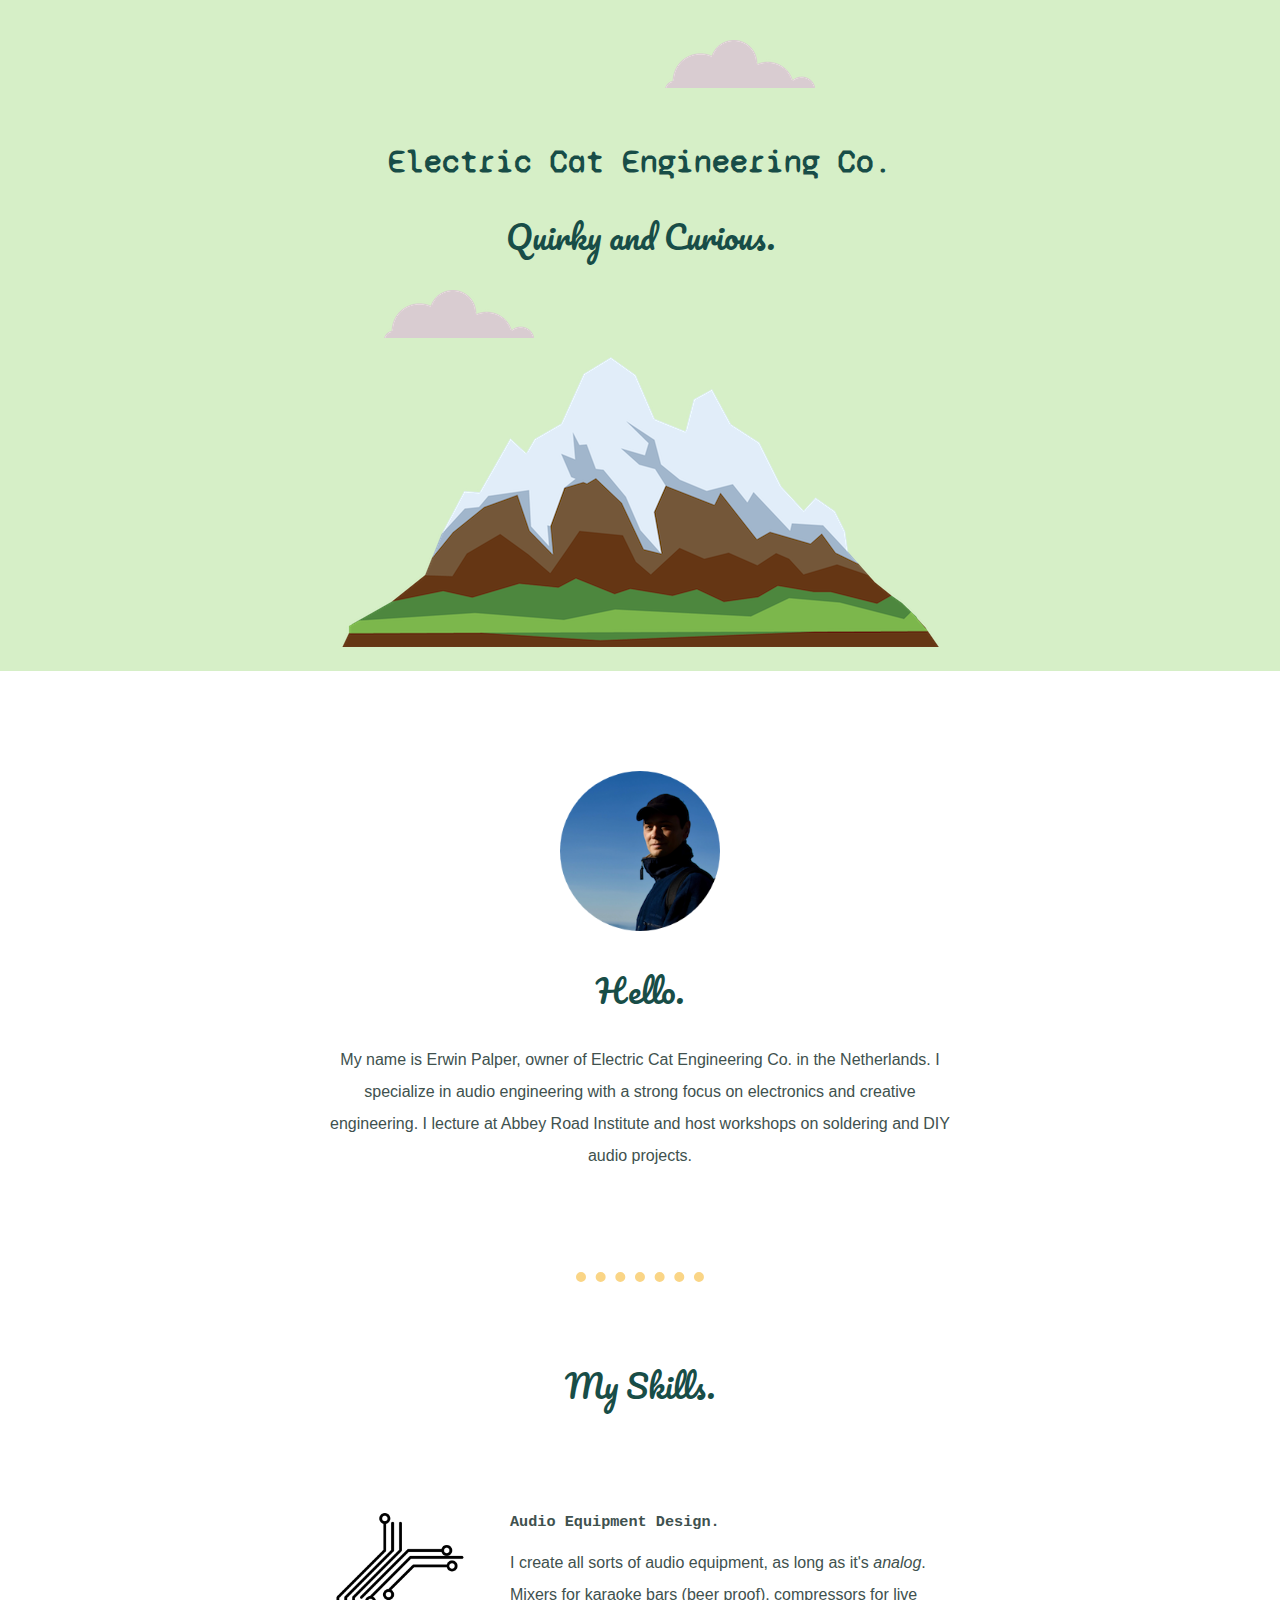
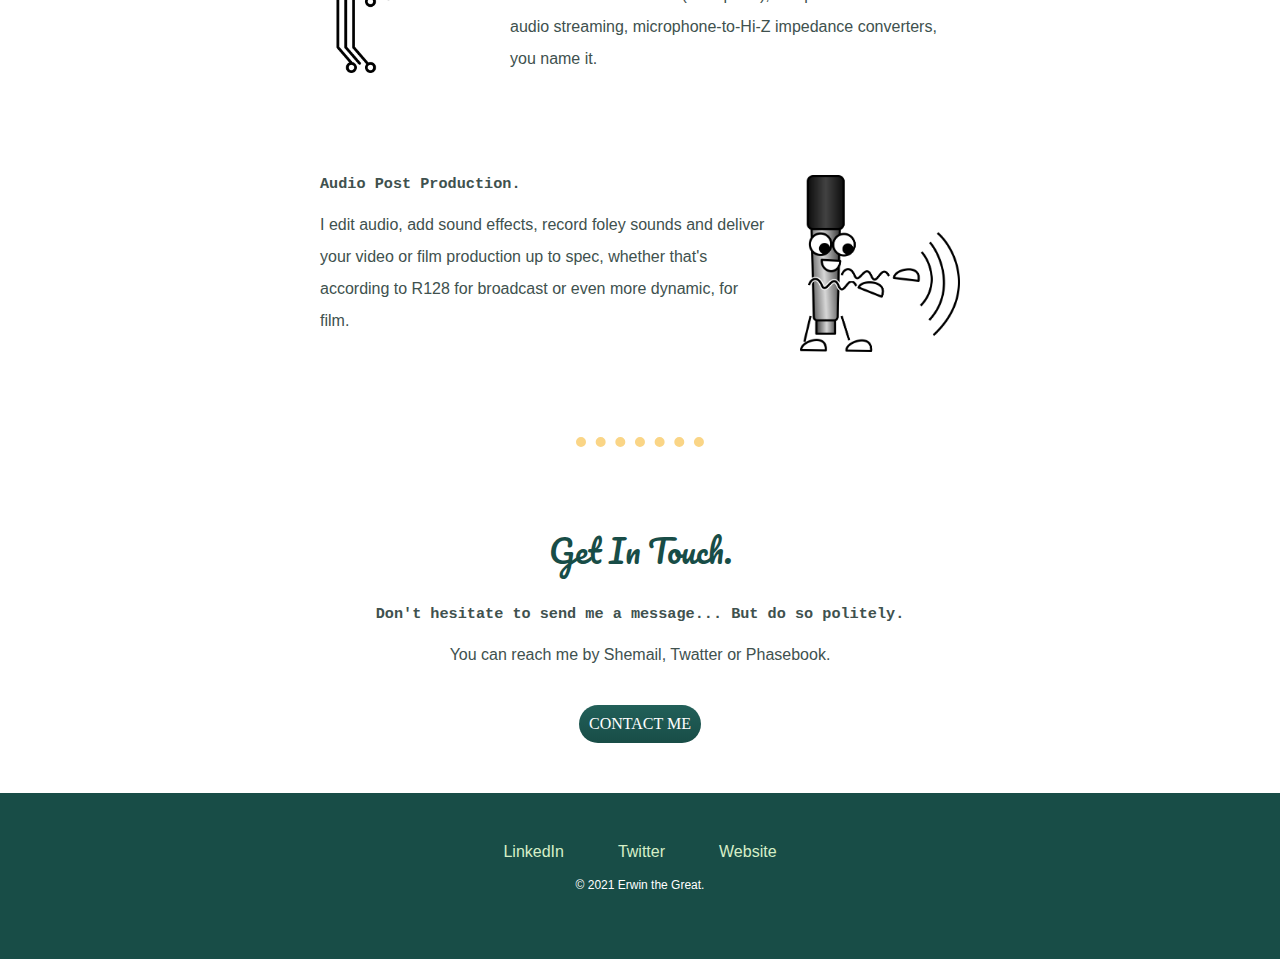
<file: index.html>
<!DOCTYPE html>
<html lang="en" dir="ltr">
  <head>
    <meta charset="utf-8">
    <title>Electric Cat Engineering Co.</title>
    <link rel="stylesheet" href="css/styles.css">
    <link rel="icon" href="favicon.ico">
    <link rel="preconnect" href="https://fonts.gstatic.com">
    <link href="https://fonts.googleapis.com/css2?family=Pacifico&family=Syne+Mono&display=swap" rel="stylesheet">
  </head>
  <body>

<div class="titles">
<img class="cloud-top" src="images/cloud.png" alt="cloud-img">
<h1>Electric Cat Engineering Co.</h1>
<h2>Quirky and Curious.</h2>
<img class="cloud-middle" src="images/cloud.png" alt="cloud-img">
<img src="images/mountain.png" alt="mountain-img">
</div>
<div class="middle-container">
  <div class="profile">
    <img class="myphoto" src="images/circle-cropped.png" alt="Personal-picture">
    <h2>Hello.</h2>
    <p>My name is Erwin Palper, owner of Electric Cat Engineering Co. in the Netherlands. I specialize in audio engineering with a strong focus on electronics and creative engineering. I lecture at Abbey Road Institute and host workshops on
      soldering
      and DIY audio projects.</p>
  </div>
  <hr>
  <div class="skills">
    <h2>My Skills.</h2>
    <div class="skill-row">
      <img class="image-skill-1" src="images/circuit.png" alt="electric-pcb">
      <h3>Audio Equipment Design.</h3>
      <p>I create all sorts of audio equipment, as long as it's <em>analog</em>. Mixers for karaoke bars (beer proof), compressors for live audio streaming, microphone-to-Hi-Z impedance converters, you name it.</p>
    </div>
    <div class="skill-row">
      <img class="image-skill-2" src="images/soundwaves.png" alt="sound-waves">
      <h3>Audio Post Production.</h3>
      <p>I edit audio, add sound effects, record foley sounds and deliver your video or film production up to spec, whether that's according to R128 for broadcast or even more dynamic, for film.</p>
    </div>
  </div>
  <hr>
  <div class="contact-me">
    <h2>Get In Touch.</h2>
    <h3>Don't hesitate to send me a message... But do so politely.</h3>
    <p>You can reach me by Shemail, Twatter or Phasebook.</p>
    <br>
    <a class="btn" href="mailto:name@email.com">CONTACT ME</a>
    <br>
  </div>
</div>
<div class="bottom-container">
  <a class="footer-link" href="https://www.linkedin.com/">LinkedIn</a>
  <a class="footer-link" href="https://twitter.com/">Twitter</a>
  <a class="footer-link" href="https://www.appbrewery.co/">Website</a>
  <p class="copyright">© 2021 Erwin the Great.</p>
</div>
  </body>
</html>
</file>
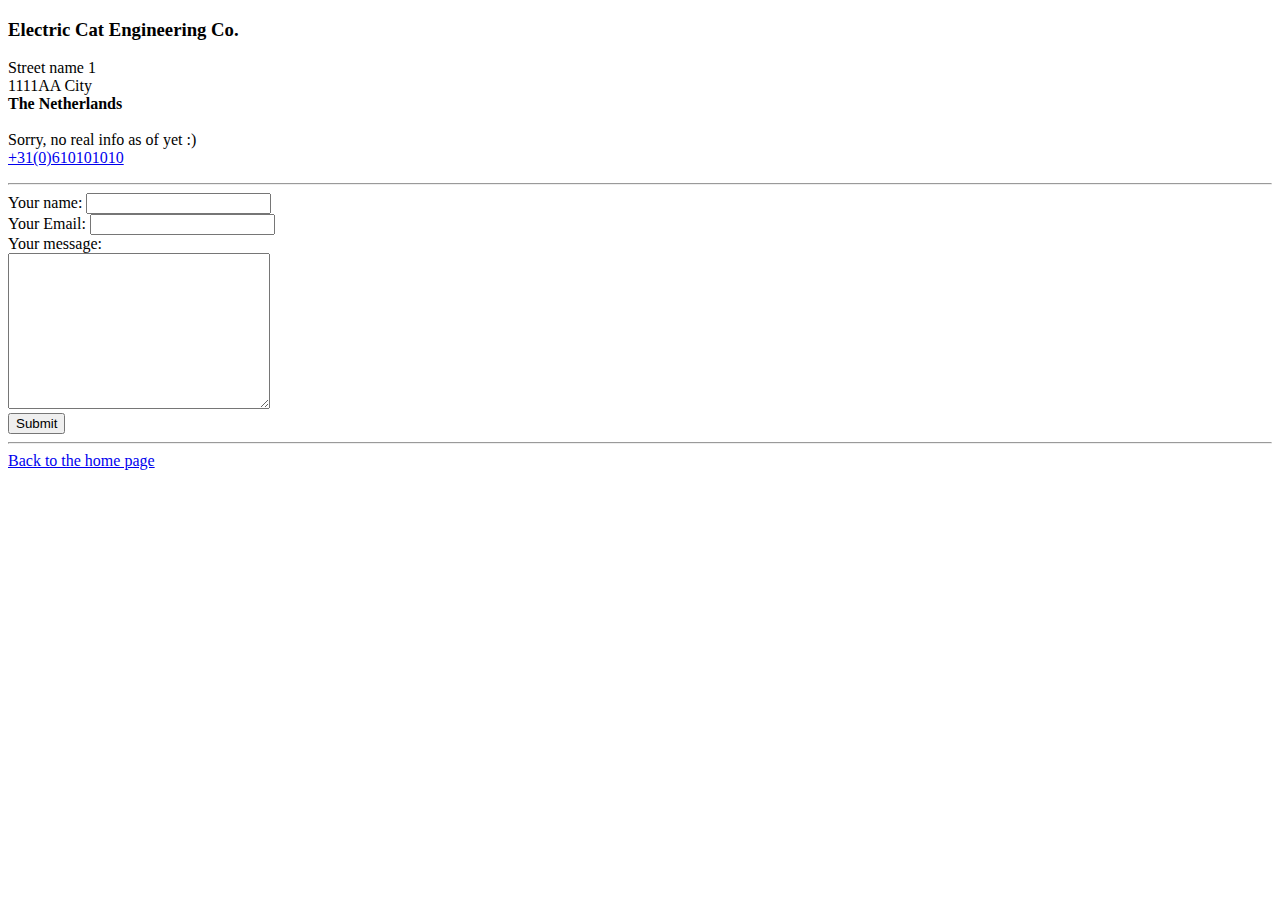
<file: contact.html>
<!DOCTYPE html>
<html lang="en" dir="ltr">
  <head>
    <meta charset="utf-8">
    <title>Contact me</title>
  </head>
  <body>
    <h3>Electric Cat Engineering Co.</h3>
    <p>
      Street name 1<br>
      1111AA City<br>
      <strong>The Netherlands</strong><br>
      <br>
      Sorry, no real info as of yet :) <br>
      <a href="tel:+31610101010">+31(0)610101010</a>
          </p>
      <hr>
      <form action="mailto:airwaythegreat@hotmail.com" method="post" enctype="text/plain">
        <label>Your name:</label>
        <input type="text" name="Your name"></input><br>
        <label>Your Email:</label>
        <input type="email" name="Email address"></input><br>
        <label>Your message:</label><br>
        <textarea name="Message" rows="10" cols="30"></textarea><br>
        <input type="submit">
      </form>
      <hr>
          <a href="index.html">Back to the home page</a>
  </body>
</html>
</file>
<file: css/styles.css>
body{
  color: #40514E;
  margin: 0;
  text-align: center;
  background-color: #FFFFFF
  }

hr {
  border-style: dotted none none;
  height: 0;
  width: 10%;
  border-color: #fad586;
  border-width: 10px;
  margin: 75px auto;
}

h1{
  color: #184d47;
  font-family: 'Syne Mono', monospace;
  font-size: 200%;
  margin: 50px auto 0 auto;
}

h2{
  color: #184d47;
  font-family: 'Pacifico', cursive;
  font-size: 2rem;
  font-weight: normal;
}

h3{
  font-family: monospace;
}

p {
  font-family: sans-serif;
  line-height: 2;
}
.titles {
  background-color: #d6efc7;
  padding: 20px;
  position: relative;
}

.cloud-top {
  position: relative;
  left: 100px;
  margin-top: 20px;
}
.cloud-middle {
  position: absolute;
  left: 30%;
}

.myphoto {
  width: 25%;
}

.profile {
  margin: 100px auto 100px auto;
  width: 50%
}

.skill-row {
  margin: 100px auto 100px auto;
  position: relative;
  text-align: left;
  width: 50%;
}

.image-skill-1 {
  width: 25%;
  float: left;
  padding-right: 30px;
}

.image-skill-2 {
  width: 25%;
  float: right;
  padding-left: 30px;
}

.contact-me {
  margin-bottom: 50px;
}

.bottom-container {
  background-color: #184d47;
  color: white;
  padding: 50px;
}

.footer-link {
color: #d6efc7;
font-family: sans-serif;
margin: 10px 25px;
text-decoration: none;
}

.footer-link:hover {
  color: white;
  text-decoration: underline;
}

.copyright {
  color: white;
  font-size: 0.75rem;
}
.btn {
   background: #226059;
   background-image: -webkit-linear-gradient(top, #226059, #184D47);
   background-image: -moz-linear-gradient(top, #226059, #184D47);
   background-image: -ms-linear-gradient(top, #226059, #184D47);
   background-image: -o-linear-gradient(top, #226059, #184D47);
   background-image: -webkit-gradient(to bottom, #226059, #184D47);
   -webkit-border-radius: 20px;
   -moz-border-radius: 20px;
   border-radius: 20px;
   color: #FFFFFF;
   font-family: Verdana;
   font-size: 16px;
   font-weight: 100;
   padding: 10px;
   text-decoration: none;
   display: inline-block;
   cursor: pointer;
   text-align: center;
}

.btn:hover {
   border: solid #337FED 0;
   background: #184D47;
   background-image: -webkit-linear-gradient(top, #184D47, #226059);
   background-image: -moz-linear-gradient(top, #184D47, #226059);
   background-image: -ms-linear-gradient(top, #184D47, #226059);
   background-image: -o-linear-gradient(top, #184D47, #226059);
   background-image: -webkit-gradient(to bottom, #184D47, #226059);
   -webkit-border-radius: 20px;
   -moz-border-radius: 20px;
   border-radius: 20px;
   text-decoration: none;
}
</file>
